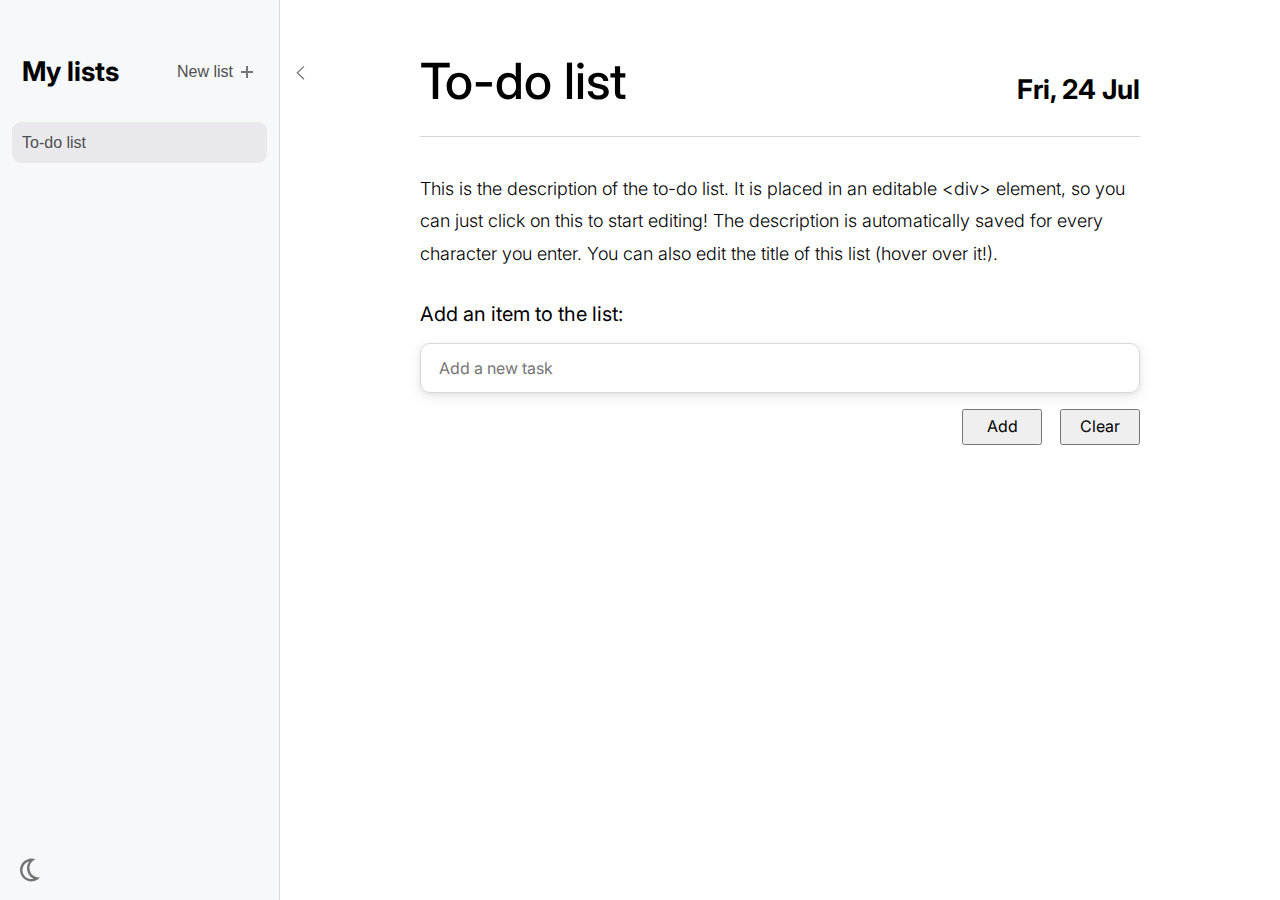
<file: index.html>
<!DOCTYPE html>
<html lang="en-US">
  <head>
    <meta charset="utf-8" />
    <meta name="viewport" content="width=device-width" />
    <link id="pageStyle" href="styles/light-mode.css" rel="stylesheet" />
    <link
      href="https://fonts.googleapis.com/css2?family=Inter:ital,opsz,wght@0,14..32,100..900;1,14..32,100..900&display=swap"
      rel="stylesheet"
    />
    <title>To-do list</title>
    <link rel="icon" type="image/x-icon" href="images/favicon.png" />
  </head>
  <body>
    <button class="button-sidebar" id="sidebarButton">
      <svg
        xmlns="http://www.w3.org/2000/svg"
        data-name="Layer 2"
        width="36"
        height="36"
        viewBox="0 0 6.52 11.15"
      >
        <g transform="scale(0.4) translate(3.6, 8.2)">
          <path
            d="M6.17.36.72 5.58l5.45 5.21"
            data-name="Layer 1"
            style="fill: none; stroke: #757575; stroke-miterlimit: 10"
          />
        </g>
      </svg>
    </button>
    <aside class="sidebar flex-col-container">
      <header class="flex-row-container sidebar-padding bottom-margin space-between">
        <h2 class="nav-title">My lists</h2>
        <button class="button button-new-list" id="newListButton">
          New list
          <svg xmlns="http://www.w3.org/2000/svg" width="24" height="24" viewBox="0 0 24 24">
            <defs>
              <style>
                .cls-1 {
                  fill: none;
                  stroke: #757575;
                  stroke-miterlimit: 10;
                  stroke-width: 2;
                }
              </style>
            </defs>
            <g id="Layer_1-2" data-name="Layer 1" transform="translate(2,0)">
              <path d="M12 6v12M18 12H6" class="cls-1" />
            </g>
          </svg>
        </button>
      </header>
      <nav id="navBar" class="navbar sidebar-padding">
        <!-- <a class="nav-link" href="#"><div class="nav-item">My to-do list</div></a>
        <a class="nav-link" href="#"><div class="nav-item">Groceries</div></a>
        <a class="nav-link" href="#"><div class="nav-item">This list has an enormously long title</div></a> -->
      </nav>
      <div class="flex-row-container sidebar-padding margin-top-bot space-between">
        <button class="button button-dark-mode" id="themeToggleButton">
          <svg
            xmlns="http://www.w3.org/2000/svg"
            data-name="Layer 2"
            width="20"
            height="28"
            viewBox="0 0 14.02 16"
          >
            <path
              d="M6.39 1.96A8.382 8.382 0 0 0 5.16 8.7a8.37 8.37 0 0 0 4.21 5.4c-.45.1-.92.15-1.38.15-2.88 0-5.37-1.95-6.06-4.75-.4-1.62-.15-3.3.72-4.73.84-1.4 2.17-2.39 3.74-2.81M8 0c-.64 0-1.28.08-1.93.24C1.79 1.3-.82 5.63.24 9.92 1.14 13.56 4.41 16 8 16c.64 0 1.28-.08 1.93-.24 1.65-.41 3.05-1.3 4.09-2.49a6.632 6.632 0 0 1-7.15-5c-.81-3.26.95-6.55 4-7.75-.9-.34-1.86-.53-2.85-.53Zm2.85.53ZM14 13.28Z"
              data-name="Layer 1"
              style="fill: #757575; stroke-width: 0"
            />
          </svg>
        </button>
      </div>
    </aside>
    <main class="main-content">
      <header class="header-container">
        <div class="flex-row-container margin-right">
          <h1 id="listTitle" class="main-title margin-right overflow"></h1>
          <button class="button-edit" id="editButton">
            <svg
              xmlns="http://www.w3.org/2000/svg"
              class="pencil-icon"
              data-name="Layer 2"
              width="32"
              height="32"
              viewBox="0 0 24 24"
            >
              <g transform="scale(1.1) translate(4,3)">
                <path
                  d="M12.69 2.09 11.36.75l-9.57 9.57-1.04 3.71 3.72-1.04 9.56-9.57-1.34-1.33zm-.85 3.53L9.17 2.94"
                  data-name="Layer 1"
                  style="fill: none; stroke: #757575; stroke-linejoin: round; stroke-width: 2px"
                />
              </g>
            </svg>
          </button>
        </div>
        <h2 id="dateText">Date</h2>
      </header>
      <div contenteditable="true" id="descriptionParagraph" class="description"></div>
      <h3>Add an item to the list:</h3>
      <div class="input-container">
        <input id="taskInput" class="todo-input" type="text" placeholder="Add a new task" />
      </div>
      <div class="button-container">
        <button id="addTaskButton" size="50" class="margin-right">Add</button>
        <button id="clearButton" size="50">Clear</button>
      </div>
      <div id="checkboxes">
        <ul id="taskList"></ul>
      </div>
    </main>
    <script type="module" src="scripts/main.js"></script>
  </body>
</html>
</file>
<file: styles/light-mode.css>
@import "reset.css";

html {
  color: var(--html-color);
  font-family: Inter, sans-serif;
  font-weight: 300;
  font-size: 18px;
  background-color: var(--html-bg-color);
}

a {
  text-decoration: none;
}

a:link {
  color: var(--a-link-color);
}

a:visited {
  color: var(--a-visited-color);
}

a:hover {
  color: var(--a-hover-color);
}

body {
  display: flex;
  min-height: 100vh;
  overflow: hidden;
  transition: transform 0.4s ease-in-out;
}

::selection {
  color: var(--selection-color);
  background-color: var(--selection-bg-color);
}

.external-link::after {
  background-image: url('data:image/svg+xml, <svg xmlns="http://www.w3.org/2000/svg" fill="none" viewBox="0 0 28 28" stroke-width="1.5" stroke="currentColor" class="size-6"><path stroke-linecap="round" stroke-linejoin="round" d="M13.5 6H5.25A2.25 2.25 0 0 0 3 8.25v10.5A2.25 2.25 0 0 0 5.25 21h10.5A2.25 2.25 0 0 0 18 18.75V10.5m-10.5 6L21 3m0 0h-5.25M21 3v5.25"/></svg>');
  content: "";
  color: "currentColor";
  display: inline-block;
  vertical-align: middle;
  width: 1.2em;
  height: 1.2em;
  background-size: 100%;
  margin-inline-start: 0.3em;
  margin-inline-end: -0.2em;
  opacity: 0.8;
}

button {
  font-size: 16px;
  height: var(--default-button-height);
  width: 80px;
  align-self: center;
  cursor: pointer;
}

#checkboxes ul {
  list-style: none;
  margin: 0;
  padding: 0;
}

h1 {
  font-family: Inter, sans-serif;
  font-size: 50px;
  font-weight: 500;
  margin: 0;
}

h2 {
  font-family: Inter, sans-serif;
  margin: 0;
}

h3 {
  font-family: Inter, sans-serif;
  font-size: 20px;
  font-weight: 400;
}

img {
  display: block;
  margin: 0 auto;
}
input {
  line-height: 2em;
  font-size: 16px;
}

.space-between {
  justify-content: space-between;
}

.flex-row-container {
  display: flex;
  flex: 0 1 auto;
  min-width: 0;
  align-items: center;
}

.flex-col-container {
  display: flex;
  flex-direction: column;
  flex: 0 1 auto;
  min-width: 0;
}

.button {
  border: none;
  background-color: unset;
  font-family: "Segoe UI", "Helvetica Neue", sans-serif;
  display: flex;
  color: var(--button-color);
  width: 36px;
  height: 36px;
  border-radius: 0.5rem;
  align-items: center;
  padding-left: 10px;
  padding-right: 10px;
}

.button:hover {
  background-color: var(--button-hover-bg-color);
}

.button:active {
  background-color: var(--button-active-bg-color);
}

.button-dark-mode {
  padding: 8px;
  align-self: flex-end;
}

.button-dark-mode:hover > * {
  transform: rotate(-30deg);
  transition: transform 0.5s ease-out;
  image-rendering: optimizeQuality;
  will-change: transform;
}

.button-new-list {
  width: auto;
}

.button-delete-list {
  width: 24px;
  margin-top: 1px;
  flex-shrink: 0;
  display: visible;
  background-color: unset;
  opacity: 0.4;
  height: 24px;
  border-radius: 12px;
  border: none;
  cursor: pointer;
  background-image: url("data:image/svg+xml,%3Csvg%20xmlns%3D%22http%3A//www.w3.org/2000/svg%22%20data-name%3D%22Layer%202%22%20viewBox%3D%220%200%2021.13%2024.95%22%3E%3Cg%20transform%3D%22scale(0.7)%20translate(4%2C5)%22%3E%3Cpath%20d%3D%22M.95%204.12h19.24%22%20style%3D%22fill%3A%23444%3Bstroke%3A%23444%3Bstroke-linecap%3Around%3Bstroke-miterlimit%3A10%3Bstroke-width%3A1.89px%22/%3E%3Cpath%20d%3D%22M6.05%204.12%207.46.95h6.25l1.37%203.17%22%20style%3D%22stroke%3A%23444%3Bstroke-linecap%3Around%3Bstroke-miterlimit%3A10%3Bstroke-width%3A1.89px%3Bfill%3Anone%22/%3E%3Cpath%20d%3D%22M19.2%206.88H1.93c-.29%200-.51.3-.45.62l1.95%2016.85c.06.35.34.6.66.6h12.96c.32%200%20.59-.25.66-.6L19.66%207.5c.06-.32-.16-.62-.45-.62ZM7.14%2022.42a.7.7%200%200%201-.75-.63L5.37%2010.16A.7.7%200%200%201%206%209.41a.7.7%200%200%201%20.75.63l1.02%2011.63a.7.7%200%200%201-.63.75Zm4.12-.67c0%20.38-.31.69-.69.69-.38%200-.69-.31-.69-.69V10.08c0-.38.31-.69.69-.69.38%200%20.69.31.69.69v11.67Zm3.49-.02c-.03.38-.37.66-.75.63a.694.694%200%200%201-.63-.75l1.02-11.63c.03-.38.37-.66.75-.63.38.03.66.37.63.75l-1.02%2011.63Z%22%20style%3D%22stroke-width%3A0%3Bfill%3A%23444%22/%3E%3C/g%3E%3C/svg%3E");
  background-repeat: no-repeat;
  background-position: center;

  @media (min-width: 768px) {
    display: none;
    opacity: 0.7;
  }
}

.button-delete-list:hover {
  /*background-color: #bebebe;*/
  opacity: 1;
}

.button-delete-list:active {
  /*background-color: #bebebe;*/
  opacity: 1;
}

div:hover > .button-delete-list {
  display: block;
}

.button-edit {
  background-color: var(--transparent-color);
  display: flex;
  cursor: pointer;
  border-radius: 24px;
  font-size: unset;
  height: 2.25rem;
  align-self: center;
  width: unset;
  margin-left: 0px;
  margin-top: 5px;
  border: none;

  @media (min-width: 768px) {
    display: none;
  }
}

div:hover > .button-edit {
  display: flex;
}

.button-edit:hover {
  background-color: var(--button-edit-hover-bg-color);
}

.pencil-icon {
  align-self: center;
}

.input-container {
  width: 100%;
  display: flex;
  justify-content: flex-start;
}

.description {
  font-family: inherit;
  font-size: inherit;
  display: block;
  width: 100%;
  height: fit-content;
  resize: block;
  outline: none;
  border: none;
  line-height: 1.8rem;
  margin-bottom: 1.8rem;
}

.description:hover {
  background-color: var(--description-hover-bg-color);
}

.description:focus {
  background-color: var(--description-focus-bg-color);
}

/* 
The following classes are for the list items.
*/
.list-item {
  display: flex;
  align-items: center;
  color: var(--list-item-color);
  font-size: 18px;
  gap: 0px;
  text-overflow: wrap;
  margin: 20px 0px 20px 0;
  width: 100%;
}
.checkbox {
  margin-right: 14px;
}
.list-text {
  flex-grow: 1;
  display: block;
  line-height: 2rem;
  min-height: calc(2rem + 2px);
  padding: 1px 2px 1px 8px;
}
.list-text:hover {
  background-color: var(--list-text-hover-color);
}
.list-text-checked {
  flex-grow: 1;
  display: block;
  line-height: 2rem;
  min-height: calc(2rem + 2px);
  padding: 1px 2px 1px 8px;
}
.list-input {
  border: 0;
  font-size: 18px;
  padding-left: 8px;
  flex-grow: 1;
}

.list-input:focus {
  background-color: var(--list-input-focus-bg-color);
  outline: none;
}

.button-container {
  display: flex;
  justify-content: flex-end;
}

@media (min-width: 480px) {
  .input-container {
    width: auto;
  }
}

.header-container {
  display: flex;
  max-width: 100vw;
  flex-direction: column-reverse;
  justify-content: space-between;
  align-items: stretch;
}

@media (min-width: 768px) {
  .header-container {
    border: 1px;
    border-color: var(--header-container-border-color);
    border-style: none none solid none;
    align-items: baseline;
  }
}

@media (min-width: 480px) {
  .header-container {
    flex-direction: row;
    padding: 0 0 1.5rem 0;
    align-items: baseline;
  }
}

.margin-right {
  margin-right: 18px;
}

.main-title {
  display: block;
  min-width: 0;
  text-wrap: nowrap;
  overflow: hidden;
  outline: none;
}

.main-title:focus {
  background-color: var(--main-title-focus-bg-color);
}

#dateText {
  text-wrap: nowrap;
  flex-shrink: 0 0 auto;
}

.sidebar-padding {
  padding-left: 12px;
  padding-right: 12px;
}

.bottom-margin {
  margin-bottom: 1.5rem;
}

.margin-top-bot {
  margin-top: 12px;
  margin-bottom: 12px;
}

.navbar {
  overflow-x: visible;
  overflow-y: scroll;
  flex-grow: 1;
  /* height: 80%; */
  scrollbar-color: var(--scroll-bar-color) var(--transparent-color);
}

.nav-item {
  color: var(--nav-item-color);
  font-size: 16px;
  height: 41px;
  display: flex;
  font-family: "Segoe UI", "Helvetica Neue", sans-serif;
  font-weight: 400;
  overflow: hidden;
  margin: 5px 0 5px 0;
  padding: 8px 10px 8px 10px;
  border-radius: 0.5rem;
  align-items: center;
  justify-content: space-between;
}

.nav-item:hover {
  background-color: var(--nav-item-hover-bg-color) !important;
}

.nav-item:active {
  background-color: var(--nav-item-active-bg-color) !important;
}

/* w3schools CSS tooltips */
.tooltip {
  position: relative;
  overflow: visible;
  z-index: 1;
}

.tooltiptext {
  text-wrap: nowrap;
  overflow: visible;
  padding-top: 4px;
  padding-right: 0.5rem;
  padding-bottom: 6px;
  padding-left: 0.5rem;
}

.tooltip .tooltiptext {
  visibility: hidden;
  position: fixed;
  width: auto;
  background-color: var(--tooltip-text-bg-color);
  color: var(--tooltip-text-color);
  text-align: center;
  border-radius: 6px;
  z-index: 1;
  opacity: 0;
  transition: opacity 0.6s;
}

.tooltip:hover .tooltiptext {
  visibility: visible;
  opacity: 1;
}

.tooltip:hover .tooltiptext:hover {
  visibility: hidden;
  opacity: 0;
}

.tooltip-right {
  top: 4px;
  left: 115%;
}

.tooltip-right::after {
  content: "";
  position: absolute;
  top: 50%;
  right: 100%;
  margin-top: -5px;
  border-width: 5px;
  border-style: solid;
  border-color: var(--tooltip-right-after-border-color);
}

.overflow {
  white-space: nowrap;
  text-wrap: nowrap;
  overflow: hidden;
  text-overflow: ellipsis;
}

.nav-link {
  padding: 10px 0 10px 0;
}

.nav-title {
  padding: 0 0 0 10px;
}

.sidebar {
  position: absolute;
  left: -100%;
  bottom: 0;
  top: 0;
  background-color: var(--sidebar-bg-color);
  height: 100vh;
  border: 0.5px;
  border-color: var(--sidebar-border-color);
  border-style: none solid none none;
  padding: var(--padding-top) 0 0 0;
  width: var(--sidebar-width);
  flex-shrink: 0;
  transition: left 300ms, right 300ms;
  /* overflow: hidden; */

  @media (min-width: 768px) {
    position: relative;
    left: 0px;
    right: unset;
    bottom: unset;
  }
}

.sidebar.hidden {
  transform: translateX(-100%);
}

.button-sidebar {
  position: fixed;
  z-index: 1;
  border: none;
  background-color: unset;
  font-family: "Segoe UI", "Helvetica Neue", sans-serif;
  display: flex;
  margin-left: 2px;
  width: 32px;
  height: 32px;
  color: var(--sidebar-button-color);
  border-radius: 18px;
  align-items: center;
  cursor: pointer;
  top: calc(var(--padding-top) + 1px + (var(--default-button-height) - 32px) / 2);
  transform: scaleX(-1);
  transition: left 300ms, transform 0.4s ease-in-out;

  @media (min-width: 768px) {
    left: calc(var(--sidebar-width)); /*14.8 rem = 266.4px*/
    margin-left: 6px;
    transform: scaleX(1);
  }
}

.button-sidebar:hover {
  background-color: var(--button-sidebar-hover-bg-color);
}

.todo-input {
  background-color: var(--todo-input-bg-color);
  margin: 1rem 0 1em 0;
  padding: 8px 1rem 8px 1rem;
  flex: auto;
  border-radius: 10px;
  border: 1px solid var(--sidebar-border-color);
  box-shadow: 0px 2px 4px var(--shadow-primary-color),
    0px 4px 12px 4px var(--shadow-secondary-color);
}

.todo-input:focus {
  outline: none;
  box-shadow: 0px 4px 8px var(--shadow-primary-color),
    0px 8px 24px 8px var(--shadow-secondary-color);
}

.todo-input:hover {
  box-shadow: 0px 4px 8px var(--shadow-primary-color),
    0px 8px 24px 8px var(--shadow-secondary-color);
}

.main-content {
  padding: var(--padding-top) 2rem 1.5rem 2rem;
  flex-grow: 1;
  min-width: 0;
  height: 100vh;
  height: 100dvh;
  overflow: auto;
  scrollbar-color: var(--scroll-bar-color) var(--transparent-color);

  @media (min-width: 768px) {
    padding: var(--padding-top) 3rem 1.5rem 3rem;
  }
}

.main-content > * {
  margin-left: auto;
  margin-right: auto;
  max-width: 40rem;
  transition: max-width 0.2s ease-in-out;
}

@media (min-width: 768px) {
  .main-content > * {
    max-width: 40rem;
  }
}

@media (min-width: 1580px) {
  .main-content > * {
    max-width: 44rem;
  }
}

.main-content > *:nth-child(2) {
  margin-top: 2rem;
}

:root {
  --sidebar-width: 280px;
  --padding-top: 3rem;
  --default-button-height: 36px;

  /* Element colors */
  --html-color: var(--black-color);
  --html-bg-color: var(--white-color);
  --a-link-color: var(--dark-color);
  --a-visited-color: gray;
  --a-hover-color: var(--black-color);
  --selection-color: var(--black-color);
  --selection-bg-color: #fef574;
  --todo-input-bg-color: var(--white);
  --button-color: var(--dark-color);
  --button-hover-bg-color: var(--light-color);
  --button-active-bg-color: var(--light-color);
  --sidebar-bg-color: var(--lightest-color);
  --button-hover-bg-color: var(--light-color);
  --sidebar-button-color: var(--dark-color);
  --scroll-bar-color: var(--mid-light-color);
  --sidebar-border-color: var(--border-color);
  --button-sidebar-hover-bg-color: var(--lightest-color);
  --nav-item-color: var(--dark-color);
  --nav-item-hover-bg-color: var(--mid-dark-color);
  --nav-item-active-bg-color: var(--light-color);
  --list-text-hover-color: var(--lightest-color);
  --list-input-focus-bg-color: var(--lighter-color);
  --list-item-color: var(--black-color);
  --description-hover-bg-color: var(--lightest-color);
  --description-focus-bg-color: var(--lighter-color);
  --main-title-focus-bg-color: var(--lighter-color);
  --button-edit-hover-bg-color: var(--light-color);
  --header-container-border-color: var(--border-color);

  --transparent-color: #ffffff00;
  --shadow-primary-color: #3c40431a;
  --shadow-secondary-color: #3c40430d;
  --tooltip-right-after-border-color: transparent #555 transparent transparent;
  --tooltip-text-color: white;
  --tooltip-text-bg-color: #555;

  /* Color palette */
  --lightest-color: #f6f8fa;
  --lighter-color: #eeeeee;
  --light-color: #e9e9ed;
  --mid-light-color: #e1e0e0;
  --mid-dark-color: #d0d0d7;
  --dark-color: #4f4f4f;
  --border-color: #d8d8d8;
  --black-color: black;
  --white-color: white;
}
</file>
